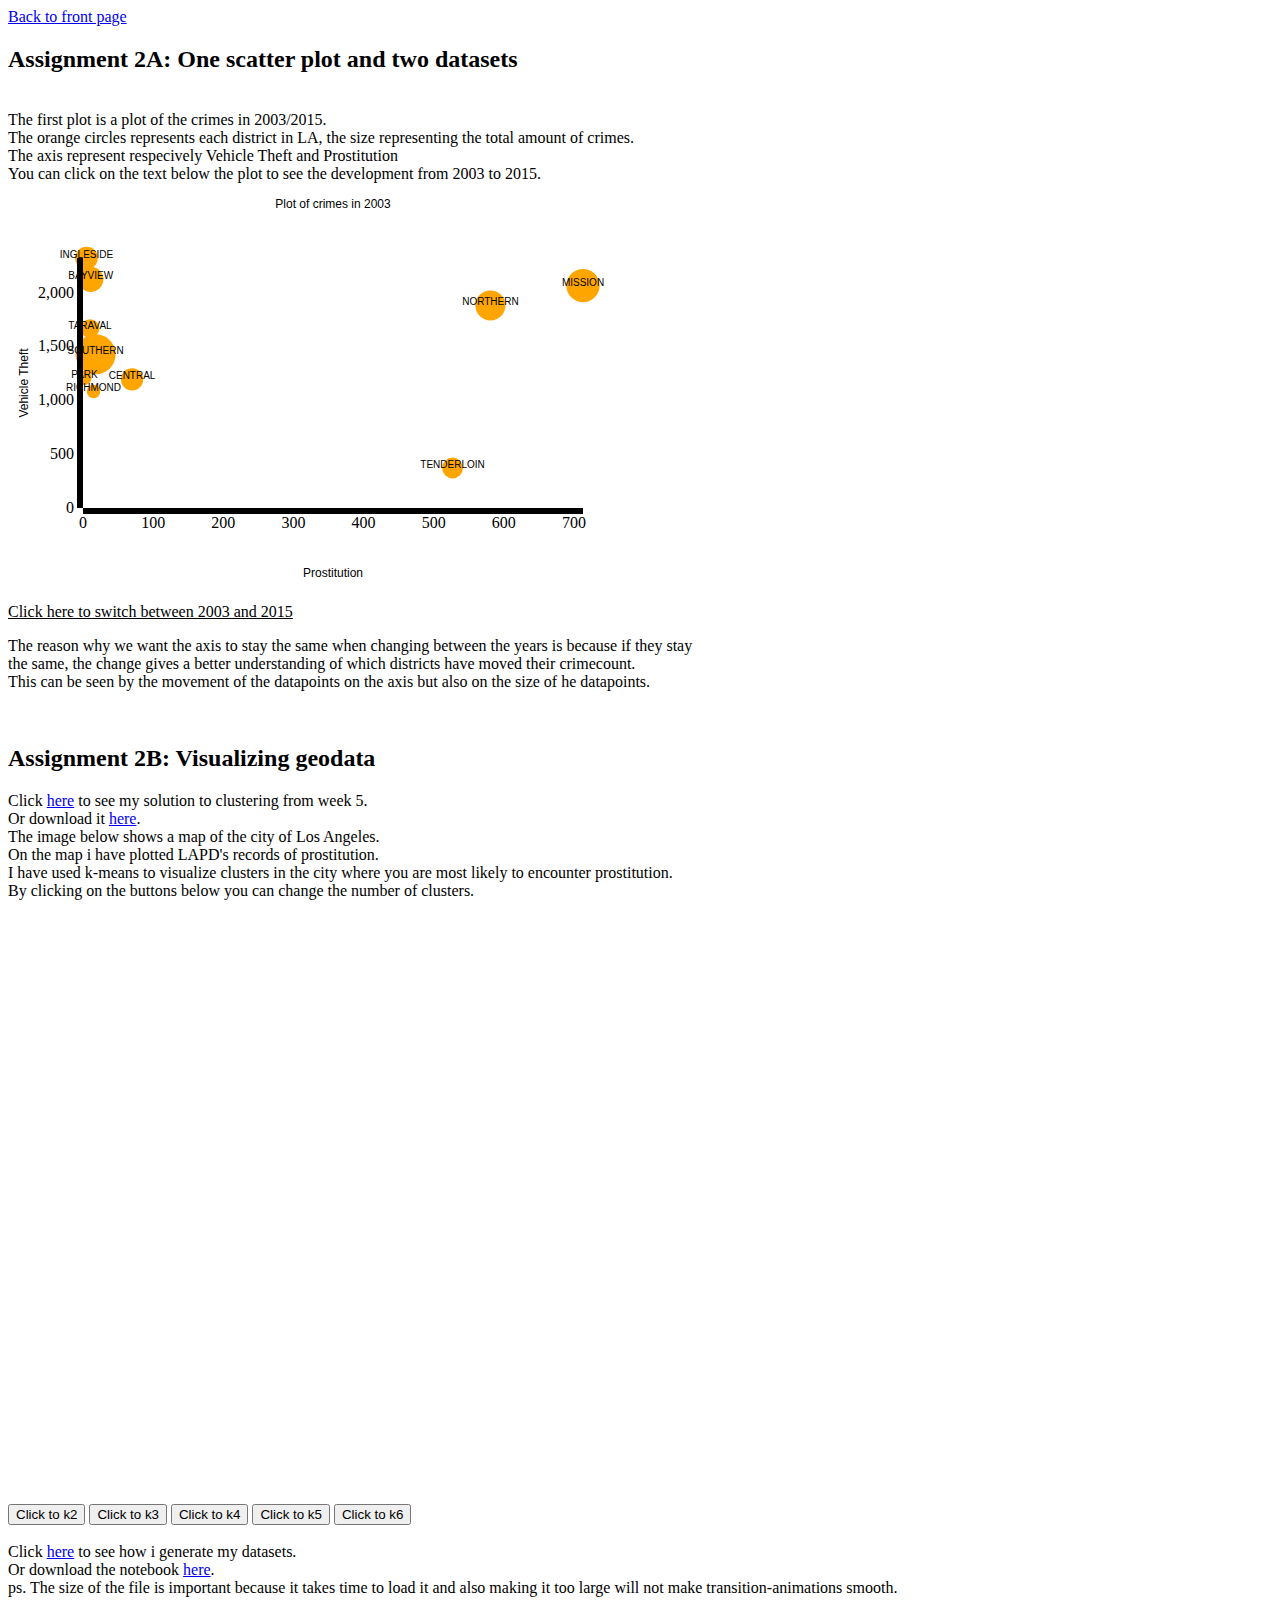
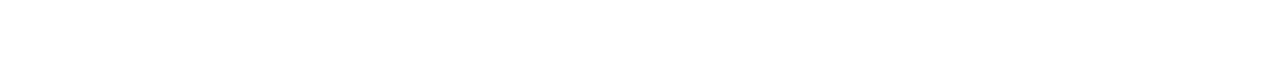
<file: assignment2/index.html>
<!DOCTYPE html>
<html>
	<head>
		<meta charset="utf-8">
		<title>Assignment 2</title>
		<script type="text/javascript" src="d3/d3.js"></script>
		<link rel="stylesheet" href="style.css">
	</head>
<body>
	<a href="http://s127755.github.io">Back to front page</a><br>

	<h2>Assignment 2A: One scatter plot and two datasets</h2> <br>
	The first plot is a plot of the crimes in 2003/2015. <br>
	The orange circles represents each district in LA, the size representing the total amount of crimes.<br>
	The axis represent respecively Vehicle Theft and Prostitution <br>
	You can click on the text below the plot to see the development from 2003 to 2015.<br>
	<div id="id2a"></div>
	<script type="text/javascript">
		
		var w = 650;
		var h = 400;
		var padding = 75;
		
		var scaleX;
		var scaleY;
		var rScale;
		
		var svg = d3.select("#id2a")
				.append("svg")
				.attr("width", w)
				.attr("height", h);
	
		var dataset;
		var dataset2015;
		d3.json("data2003.json", function(json) {
			dataset = json;
			createPlot();
		});
		
		d3.json("data2015.json", function(json) {
			dataset2015 = json;
		});
		
		
		function createPlot(){
				
			scaleX = d3.scale.linear()
						.domain([0, d3.max(dataset, function(d){ return d["P"]; })])
						.range([padding, w-padding]);
			scaleY = d3.scale.linear()
						.domain([0, d3.max(dataset, function(d){ return d["V"]; })])
						.range([h-padding, padding]);
			rScale = d3.scale.linear()
						 .domain([0, d3.max(dataset, function(d) { return d["Total"]; })])
						 .range([1, 20]);
				  
			svg.selectAll("circle")
				.data(dataset)
				.enter()
				.append("circle")
				.attr({
					cx: function(d){return scaleX(d["P"]);},
					cy: function(d){return scaleY(d["V"]);},
					r:  function(d) { return rScale(d["Total"]);},
					fill: function(d) { return "orange";}
				});
			svg.selectAll("text")
				.data(dataset)
				.enter()
				.append("text")
				.text(function(d){return d["District"]; })
				.attr("x", function(d) { return scaleX(d["P"]); })
				.attr("y", function(d) { return scaleY(d["V"]); })
				.attr("font-family", "sans-serif")
				.attr("font-size", "10px")
				.attr("text-anchor", "middle")
				.attr("class", "district")
				.attr("fill", "black");
			
			svg.append("text")
				.attr("class", "x label")
				.attr("text-anchor", "middle")
				.attr("x", w/2)
				.attr("y", h - 6)
				.attr("font-family", "sans-serif")
				.attr("font-size", "12px")
				.text("Prostitution");
				
			svg.append("text")
				.attr("class", "y label")
				.attr("text-anchor", "middle")
				.attr("y", 20)
				.attr("x", -(h/2))
				.attr("font-family", "sans-serif")
				.attr("font-size", "12px")
				.attr("transform", "rotate(-90)")
				.text("Vehicle Theft");
			
			svg.append("text")
				.attr("class", "year")
				.attr("text-anchor", "middle")
				.attr("x", w/2)
				.attr("y", 25)
				.attr("font-family", "sans-serif")
				.attr("font-size", "12px")
				.text("Plot of crimes in 2003");
			
			var xAxis = d3.svg.axis()
					  .scale(scaleX)
					  .ticks(8)
					  .orient("bottom");
			var yAxis = d3.svg.axis()
					  .scale(scaleY)
					  .ticks(8)
					  .orient("left");
			svg.append("g")
				.attr("class", "axis")
				.attr("transform", "translate(0," + (h - padding) + ")")
				.call(xAxis);
			svg.append("g")
				.attr("class", "axis")
				.attr("transform", "translate("+padding+",0)")
				.call(yAxis);
			
		}
	
	</script>
	<p id="ass2abutton"><u>Click here to switch between 2003 and 2015</u></p>
	
	
	<script type="text/javascript">
		var isShowing2003 = true;
		
		
		d3.select("#ass2abutton")
			.on("click", function() {
				if(isShowing2003){
					console.log("isShowing2015")
					isShowing2003 = false;
					svg.selectAll("circle")
						.data(dataset2015)
						.transition()
						.duration(1000)
						.attr({
						cx: function(d){return scaleX(d["P"]);},
						cy: function(d){return scaleY(d["V"]);},
						r:  function(d) { return rScale(d["Total"]);}
					});
					
					svg.selectAll(".district")
						.data(dataset2015)
						.transition()
						.duration(1000)
						.attr("x", function(d) { return scaleX(d["P"]); })
						.attr("y", function(d) { return scaleY(d["V"]); });
						
					svg.select(".year")
						.text("Plot of crimes in 2015");
				
				} else {
					console.log("isShowing2003")
					isShowing2003 = true;
					svg.selectAll("circle")
						.data(dataset)
						.transition()
						.duration(1000)
						.attr({
						cx: function(d){return scaleX(d["P"]);},
						cy: function(d){return scaleY(d["V"]);},
						r:  function(d) { return rScale(d["Total"]);}
					});
					
					svg.selectAll(".district")
						.data(dataset)
						.transition()
						.duration(1000)
						.attr("x", function(d) { return scaleX(d["P"]); })
						.attr("y", function(d) { return scaleY(d["V"]); });
						
						
					svg.select(".year")
						.text("Plot of crimes in 2003");
				}
				
			   
			});
	</script>
	
	
	<p>The reason why we want the axis to stay the same when changing between the years is because if they stay </br>the same, the change gives a better understanding of which districts have moved their crimecount. </br> This can be seen by the movement of the datapoints on the axis but also on the size of he datapoints.</p>
	
<br/>

<h2>Assignment 2B: Visualizing geodata</h2> 
Click <a href="http://nbviewer.jupyter.org/url/s127755.github.io/assignment2/Assignment2_Week5_Clustering.ipynb">here</a> to see my solution to clustering from week 5. <br>
Or download it <a href="http://s127755.github.io/assignment2/Assignment2_Week5_Clustering.ipynb">here</a>.
<br>
The image below shows a map of the city of Los Angeles. <br>
On the map i have plotted LAPD's records of prostitution. <br>
I have used k-means to visualize clusters in the city where you are most likely to encounter prostitution.<br>
By clicking on the buttons below you can change the number of clusters.<br>


	<div id="id2b"></div>
	<script type="text/javascript">


		//Width and height
		var w2 = 600;
		var h2 = 600;

		var numkmeans = 0;
		var colors = ["rgb(218, 124, 48)", 
					"rgb(62, 150, 81)", 
					"rgb(204, 37, 41)", 
					"rgb(107, 76, 156)", 
					"rgb(83, 81, 84)", 
					"rgb(148, 139, 61)"]


	    var svg2 = d3.select("#id2b")
					.append("svg")
					.attr("width", w2)
					.attr("height", h2);

		//var path = d3.geo.path();

		// Create a unit projection.
		var projection = d3.geo.albers()
		    .scale(1)
		    .translate([0, 0]);

		// Create a path generator.
		var path = d3.geo.path()
		    .projection(projection);

		var kmeansdata;

		d3.json("https://raw.githubusercontent.com/suneman/socialdataanalysis2017/master/files/sfpddistricts.geojson", function(json) {
		//d3.json("us-states.json", function(json) {

			// Compute the bounds of a feature of interest, then derive scale & translate.
			var b = path.bounds(json),
			    s = .99 / Math.max((b[1][0] - b[0][0]) / w2, (b[1][1] - b[0][1]) / h2),
			    t = [(w2 - s * (b[1][0] + b[0][0])) / 2, (h2 - s * (b[1][1] + b[0][1])) / 2];

			// Update the projection to use computed scale & translate.
			projection
			    .scale(s)
			    .translate(t);

			svg2.selectAll("path")
			   .data(json.features)
			   .enter()
			   .append("path")
			   .attr("d", path)
			   .style("fill", "rgb(0, 100, 200)");

			d3.json("kmeansData.json", function(json) {
				kmeansdata = json['kMeans'];
				insert_kmeans(2, json['points']);
			});
		});



		function square_distance(p1, p2){
			return Math.pow(p1[0] - p2[0], 2) + Math.pow(p1[1] - p2[1], 2)
		}

		function insert_kmeans(numOfkMeans, allPoints){
				//inserting the points
				svg2.selectAll("circle.points")
			           .data(allPoints)
			           .enter()
			           .append("circle")
			           .attr("class", "points")
			           .attr("cx", function(d) {
			           		return projection([d[0], d[1]])[0];
			           })
			           .attr("cy", function(d) {
			                return projection([d[0], d[1]])[1];
			           })
			           .attr("r", 2)
			           .style("fill", function(d){
							numberClosest = 0;
			           		closestDist = 1000;
			           		for (i = 0; i < kmeansdata[numOfkMeans-2].length; i++){
			           			dist = square_distance(kmeansdata[numOfkMeans-2][i], d)
			           			if(dist < closestDist){
			           				numberClosest = i;
			           				closestDist = dist;
			           			}
			           		}
			           		return colors[numberClosest];

			           })
			           .style("opacity", 0.8);

			    //Creating the means
			    var kColorNumber = -1;
				svg2.selectAll("circle.means")
			           .data(kmeansdata[numOfkMeans-2])
			           .enter()
			           .append("circle")
			           .attr("class", "means")
			           .attr("cx", function(d) {
			           		return projection([d[0], d[1]])[0];
			           })
			           .attr("cy", function(d) {
			                return projection([d[0], d[1]])[1];
			           })
			           .attr("r", 10)
			           .style("stroke", "black").attr("stroke-width", 3)
			           .style("fill", function(d){
			           		kColorNumber = kColorNumber + 1;
			           		return colors[kColorNumber]
			           	})
			           .style("opacity", 1);

		}

		function change_kmeans(numOfkMeans){
						//inserting the points
						svg2.selectAll("circle.points")
					           .style("fill", function(d){
									numberClosest = 0;
					           		closestDist = 1000;
					           		for (i = 0; i < kmeansdata[numOfkMeans-2].length; i++){
					           			dist = square_distance(kmeansdata[numOfkMeans-2][i], d)
					           			if(dist < closestDist){
					           				numberClosest = i;
					           				closestDist = dist;
					           			}
					           		}
					           		return colors[numberClosest];

					           });

					    //Creating the means
					    var kColorNumber = -1;
						svg2.selectAll("circle.means").remove();
						svg2.selectAll("circle.means")
					           .data(kmeansdata[numOfkMeans-2])
					           .enter()
					           .append("circle")
					           .attr("class", "means")
					           .attr("cx", function(d) {
					           		return projection([d[0], d[1]])[0];
					           })
					           .attr("cy", function(d) {
					                return projection([d[0], d[1]])[1];
					           })
					           .attr("r", 10)
					           .style("stroke", "black").attr("stroke-width", 3)
					           .style("fill", function(d){
					           		kColorNumber = kColorNumber + 1;
					           		return colors[kColorNumber]
					           	})
					           .style("opacity", 1);

		}

	</script>

<button type="button" id="k2">Click to k2</button>
<button type="button" id="k3">Click to k3</button>
<button type="button" id="k4">Click to k4</button>
<button type="button" id="k5">Click to k5</button>
<button type="button" id="k6">Click to k6</button>

<script type="text/javascript">
	
		var isShowing = 2;
		d3.select("#k2")
					.on("click", function() {
						if(isShowing != 2){
							change_kmeans(2)
							isShowing = 2;
						}
					});
		d3.select("#k3")
					.on("click", function() {
						if(isShowing != 3){
							change_kmeans(3)
							isShowing = 3;
						}
					});
		d3.select("#k4")
					.on("click", function() {
						if(isShowing != 4){
							change_kmeans(4)
							isShowing = 4;
						}
					});
		d3.select("#k5")
					.on("click", function() {
						if(isShowing != 5){
							change_kmeans(5)
							isShowing = 5;
						}
					});
		d3.select("#k6")
					.on("click", function() {
						if(isShowing != 6){
							change_kmeans(6)
							isShowing = 6;
						}
					});

</script>

<br>
<br>

Click <a href="http://nbviewer.jupyter.org/url/s127755.github.io/assignment2/Assignment2_datasets.ipynb">here</a> to see how i generate my datasets. <br>
Or download the notebook <a href="http://s127755.github.io/assignment2/Assignment2_datasets.ipynb">here</a>.
<br>
ps. The size of the file is important because it takes time to load it and also making it too large will not make transition-animations smooth.
<br>
<br>
<br>
<br>
</body>
</html>
</file>
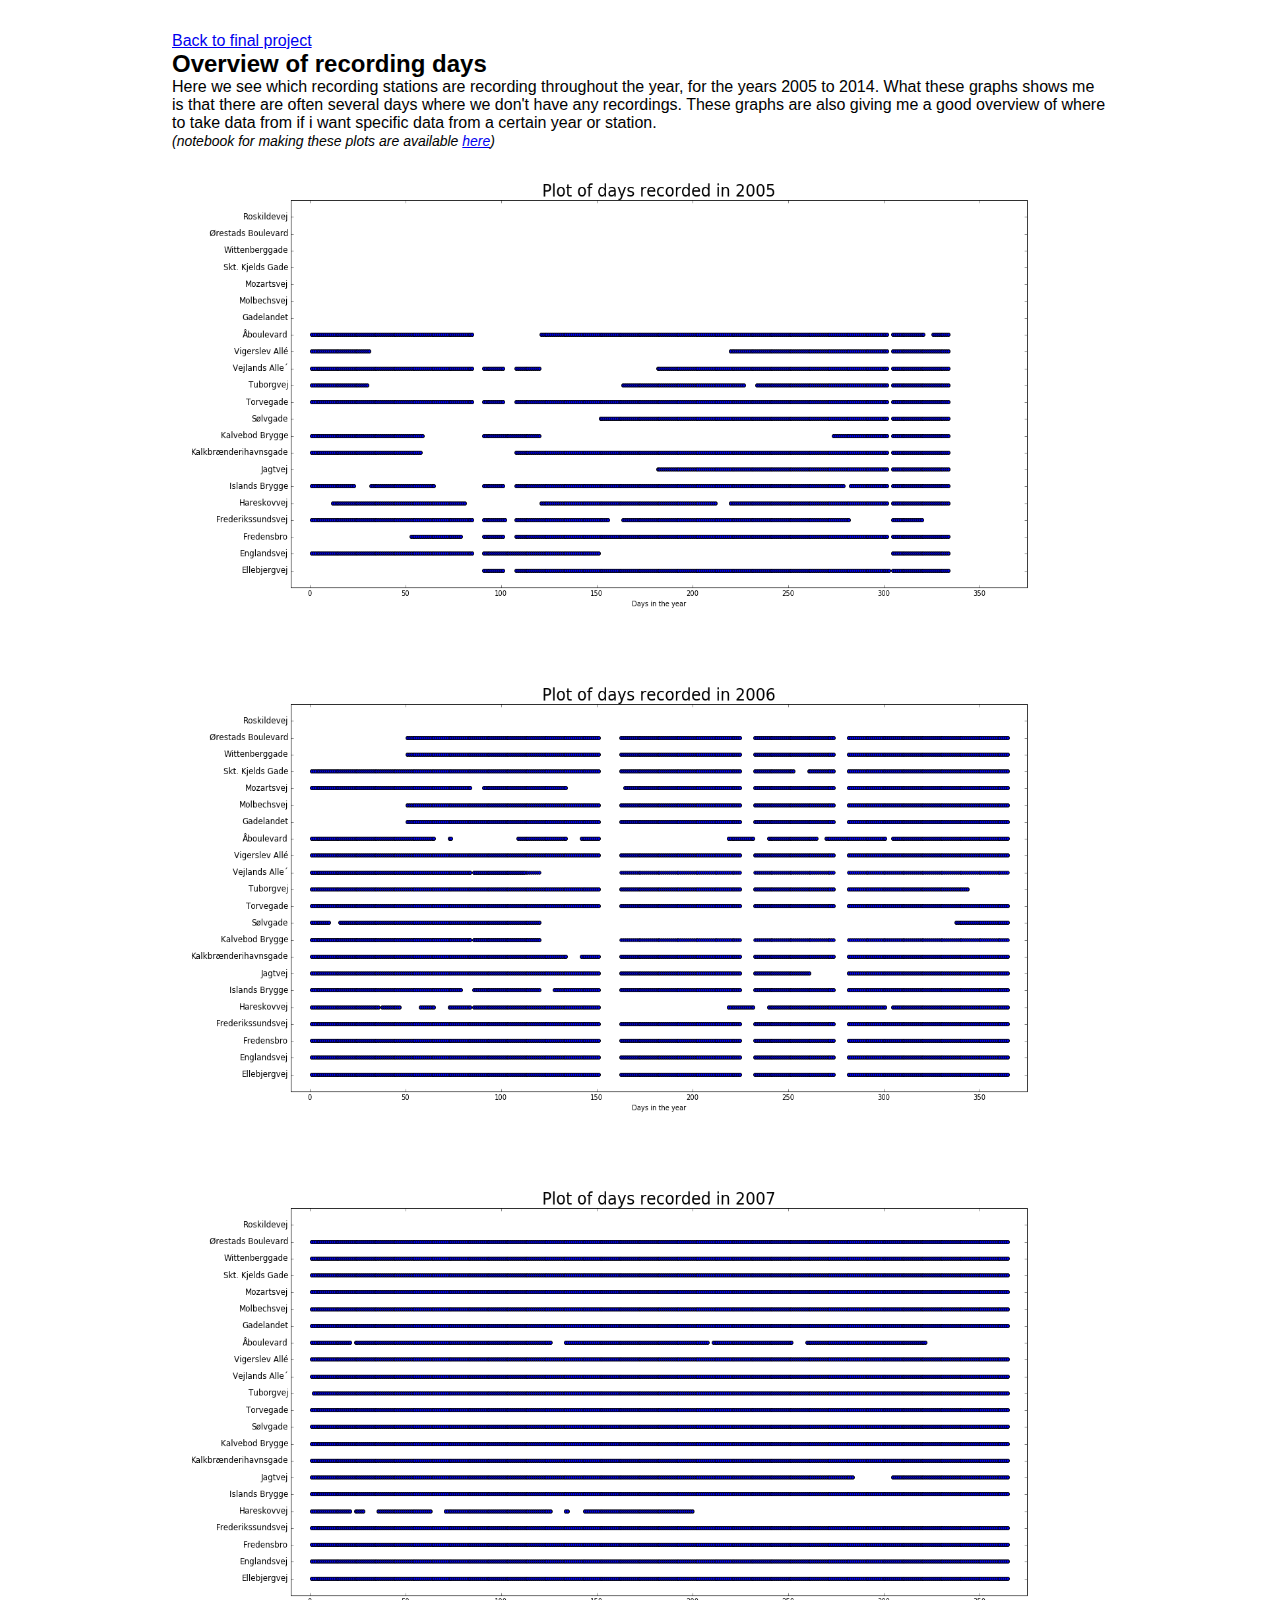
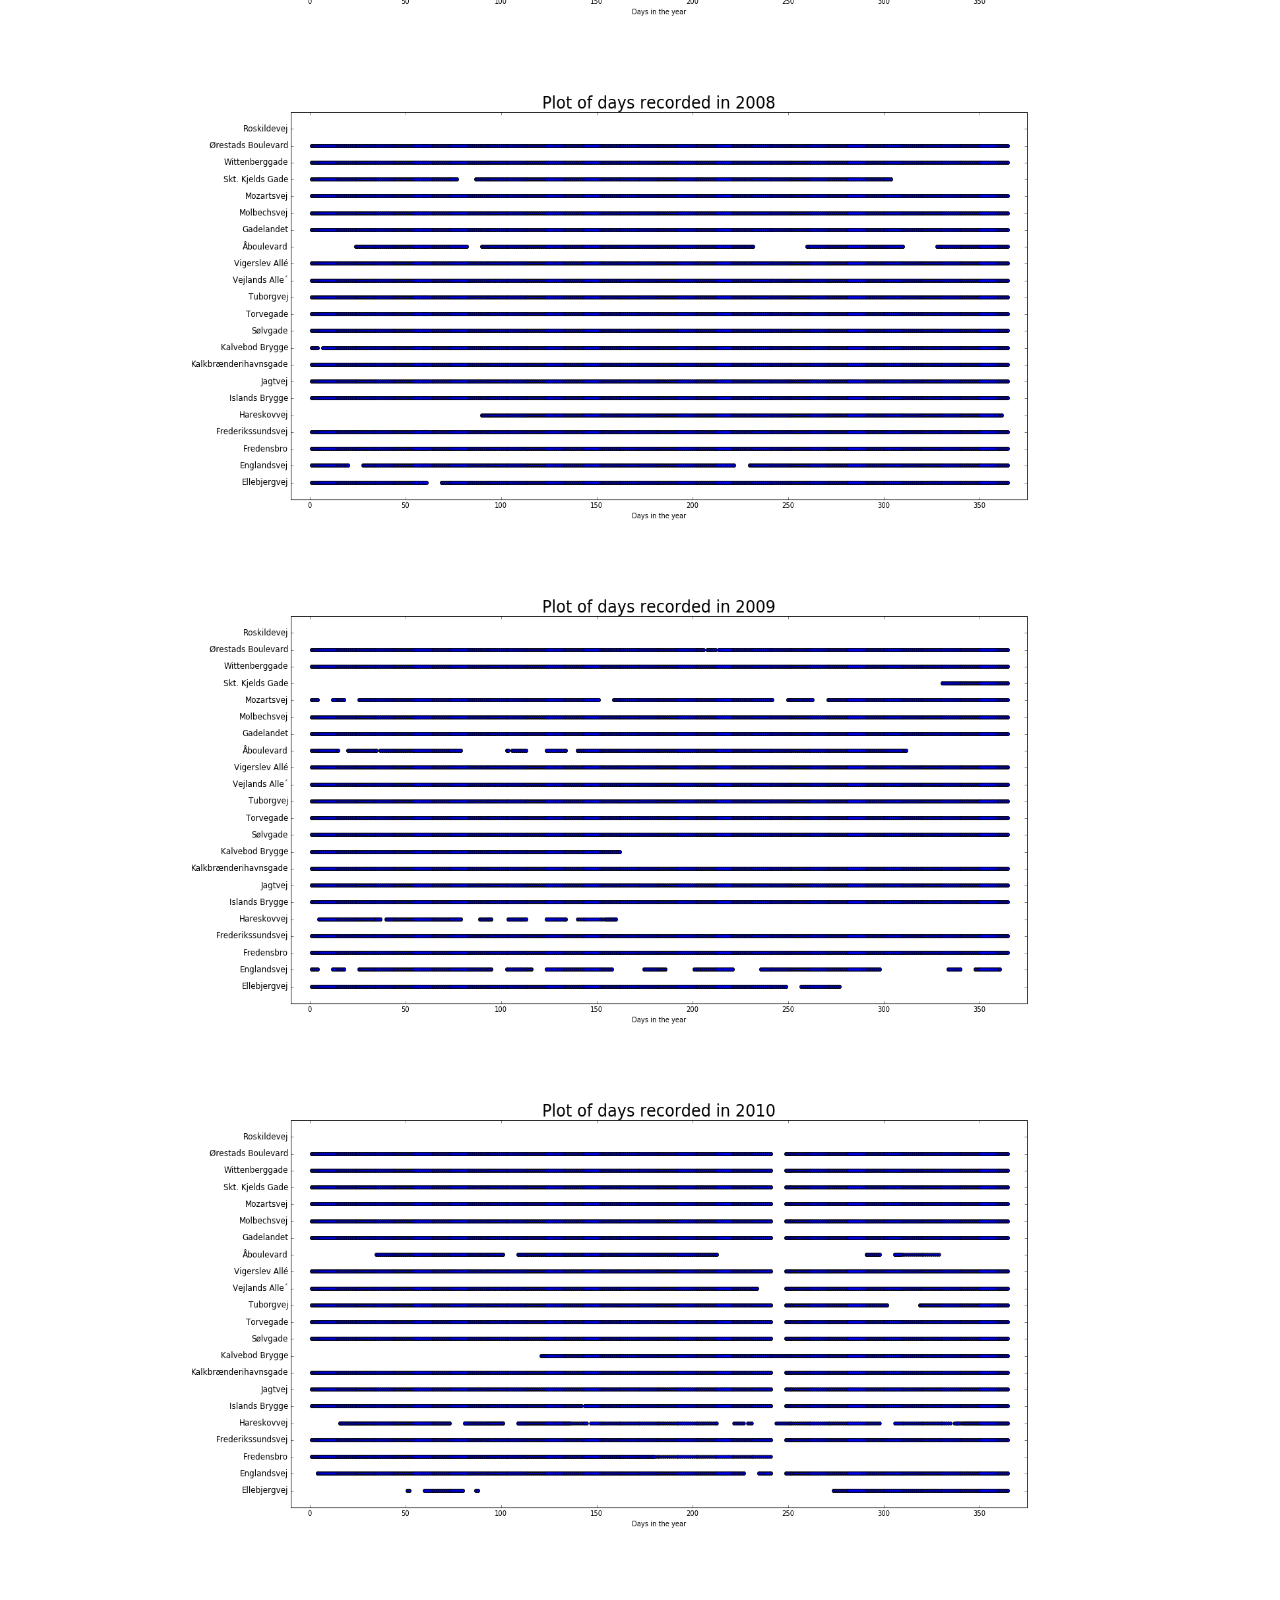
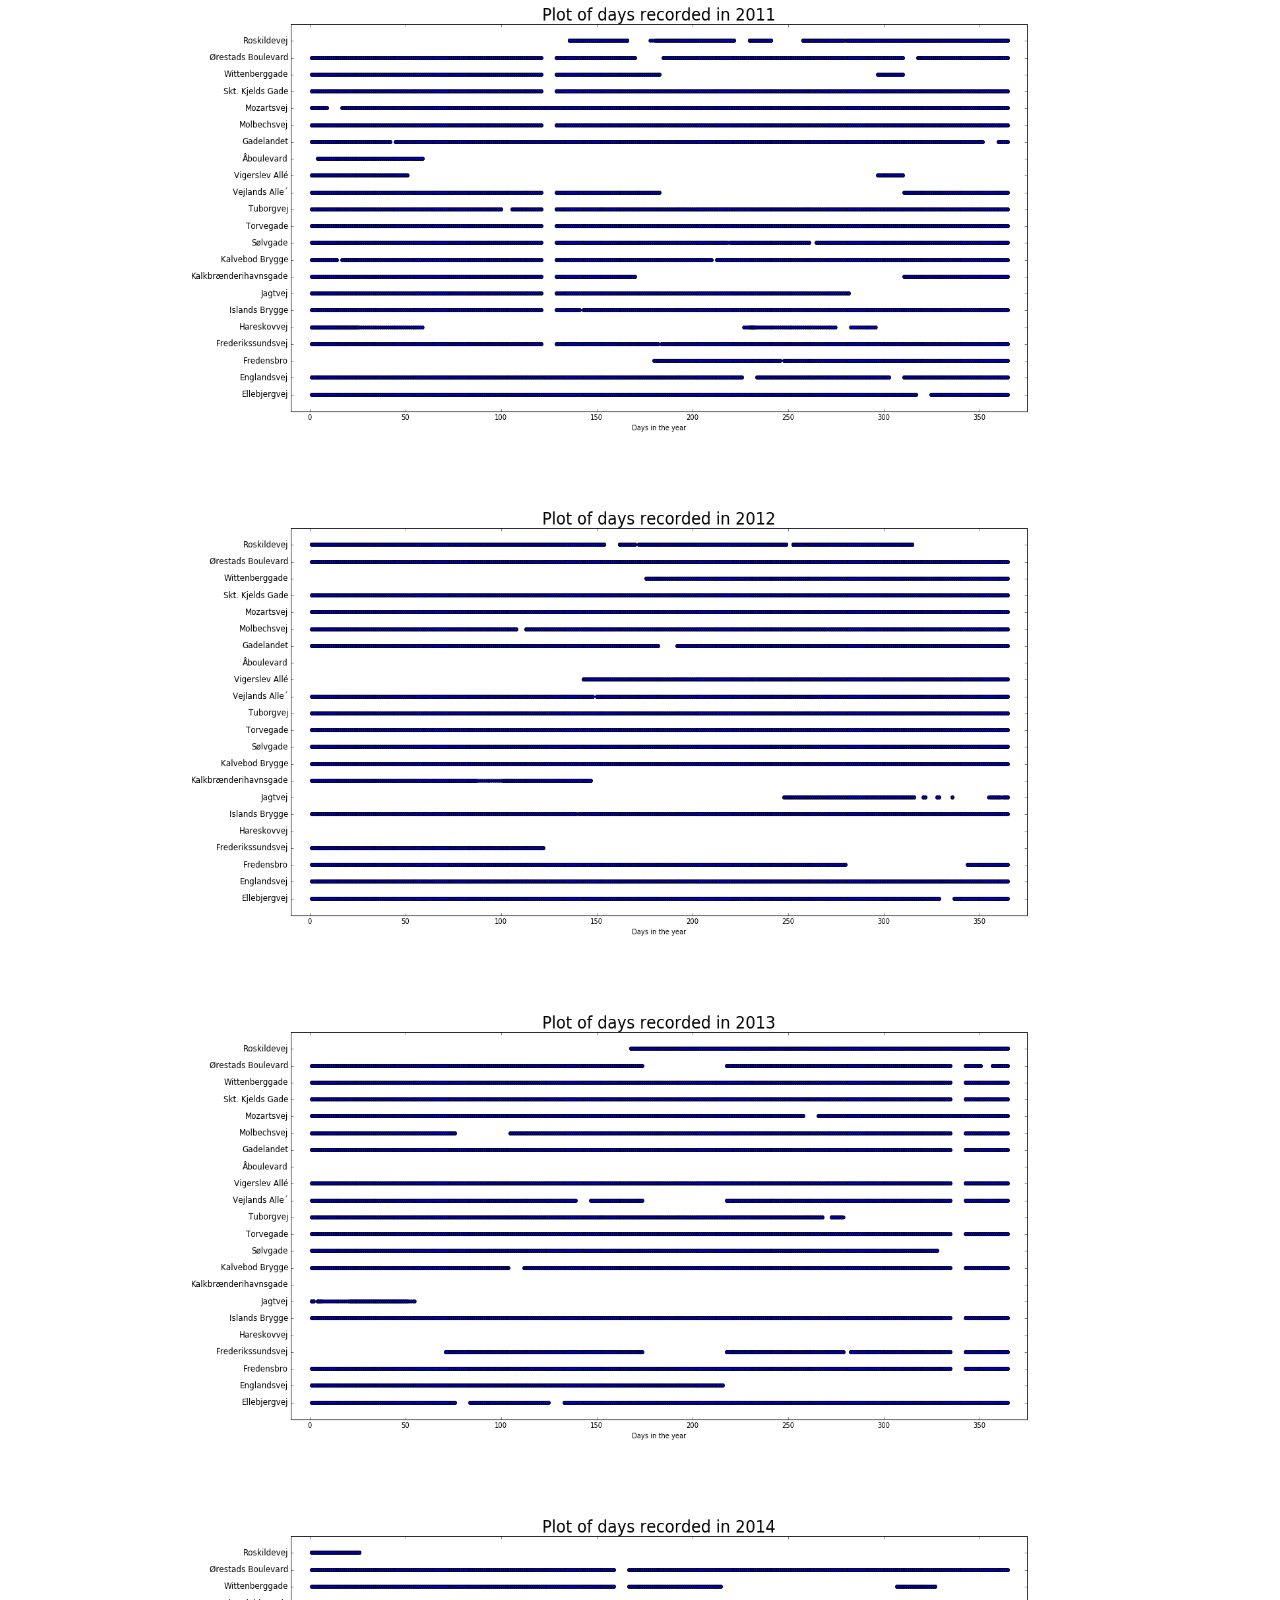
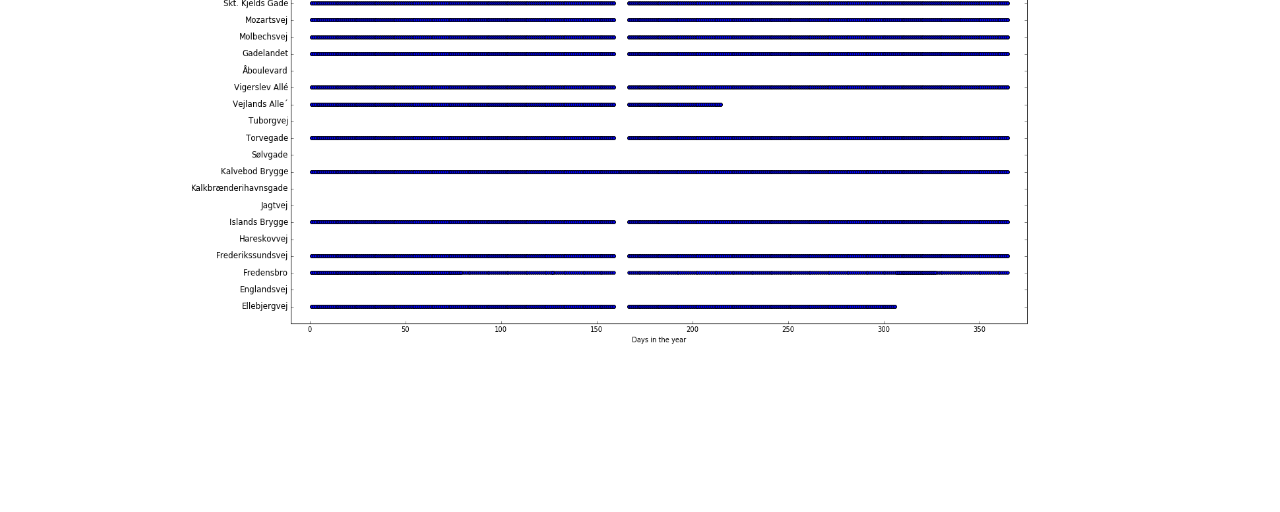
<file: final/recordingdays/index.html>
<!DOCTYPE html>
<html>
	<head>
		<meta charset="utf-8">
		<title>Social data analysis and visualization (02806)</title>
		<link rel="stylesheet" href="../style.css">
	</head>
	<body>
		<div class="bg-standard">
			<div class="content">

					<a href="http://s127755.github.io/final">Back to final project</a>

					<h2>Overview of recording days</h2> 
					Here we see which recording stations are recording throughout the year, for the years 2005 to 2014. What these graphs shows me is that there are often several days where we don't have any recordings. 
					These graphs are also giving me a good overview of where to take data from if i want specific data from a certain year or station. 
					<br><i>(notebook for making these plots are available <a href="http://nbviewer.jupyter.org/url/s127755.github.io/final/recordingdays/Recording-days-lookthrough.ipynb">here</a>)</i><br>


					<img src="../images/recording_days_2005.png" alt="2005"><br>
					<img src="../images/recording_days_2006.png" alt="2006"><br>
					<img src="../images/recording_days_2007.png" alt="2007"><br>
					<img src="../images/recording_days_2008.png" alt="2008"><br>
					<img src="../images/recording_days_2009.png" alt="2009"><br>
					<img src="../images/recording_days_2010.png" alt="2010"><br>
					<img src="../images/recording_days_2011.png" alt="2011"><br>
					<img src="../images/recording_days_2012.png" alt="2012"><br>
					<img src="../images/recording_days_2013.png" alt="2013"><br>
					<img src="../images/recording_days_2014.png" alt="2014"><br>


					<br>
					<br><br><br><br>
			</div>
		</div>
	</body>
</html>
</file>
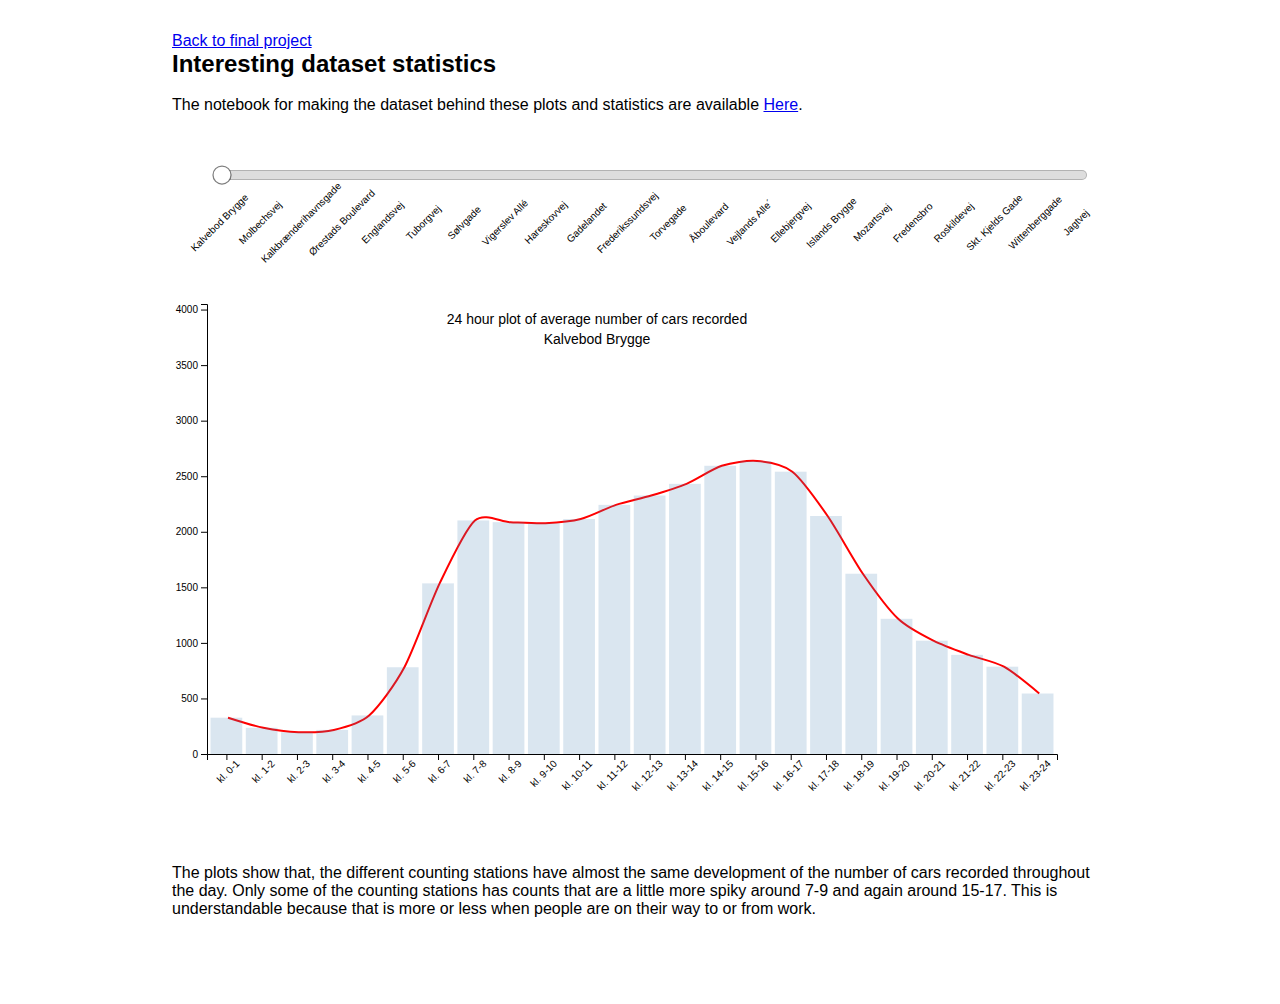
<file: final/statistics/index.html>
<!DOCTYPE html>
<html>
	<head>
		<meta charset="utf-8">
		<title>Social data analysis and visualization (02806)</title>
		<script type="text/javascript" src="../d3new/d3.js"></script>
		<link rel="stylesheet" href="../style.css">
	</head>
	<body>
		<div class="bg-standard">
			<div class="content">

					<a href="http://s127755.github.io/final">Back to final project</a>

					<h2>Interesting dataset statistics</h2> 
					<br>
					The notebook for making the dataset behind these plots and statistics are available <a href="http://nbviewer.jupyter.org/url/s127755.github.io/final/statistics/statistics.ipynb">Here</a>.<br>

					<br><br>

					<svg id="idSlider" width="960" height="150"></svg>
					


					<div id="idplot1"></div>
					<script type="text/javascript">
						
						var w = 850;
						var h = 450;
						var padding = 35;
						var maxYValue = 4050;
						var scaleY = d3.scaleLinear()
									.domain([0, maxYValue])
									.range([h, 0]);
						var scaleXBand;
						var svg = d3.select("#idplot1")
								.append("svg")
								.attr("width", w+padding+padding)
								.attr("height", h+padding+padding);


						var yvalues = [];
						var xvalues = [];
						var mLine;

						var dataset;
						d3.json("trafficDataStatistics.json", function(json) {
							dataset = json;
							createPlot(0);
							initSlider();
						});
						
						
						function createPlot(streetNum){
							var chosenStreet = dataset[streetNum];
							for (var i in chosenStreet['avg_day']){
								xvalues.push(i);
								yvalues.push(chosenStreet['avg_day'][i]);
							}
							

							scaleXBand = d3.scaleBand()
									.domain(xvalues)
							        .range([padding, w + padding])
							        .padding(0.1);

							//Making the line
							mLine = d3.line()
					                   .x(function(d) { return scaleXBand(d)+padding/2; })
					                   .y(function(d) { return scaleY(yvalues[d]); })
					                   .curve(d3.curveCardinal.tension(0.2)); 

							svg.append('path')
						    	.attr("class", "redpath")
							    .attr("d", mLine(xvalues))
							    .attr("stroke", "red")
							    .attr("stroke-width", 2)
							    .attr("fill", "none");

							  //Add the barchart
							svg.selectAll(".bar")
							    .data(xvalues)
							    .enter().append("rect")
							    .attr("opacity", 0.2)
							    .attr("fill", "steelblue")
							    .attr("width", scaleXBand.bandwidth())
							    .attr("height", function(d) { return h - scaleY(yvalues[d]); })
							    .attr("x", function(d) { return scaleXBand(d); })
							    .attr("y", function(d) { return scaleY(yvalues[d]); });


							var xAxis = d3.axisBottom()
									.scale(scaleXBand)
									.tickFormat(function (d) { return 'kl. ' + d + '-' + (parseInt(d)+1); })
									.ticks(23);
							var yAxis = d3.axisLeft()
									.tickFormat(function (d) { return d; })
									.scale(scaleY)
									.ticks(8);

							svg.append("g")
								.attr("transform", "translate(0," + h + ")")
								.call(xAxis)
								.selectAll("text")	
						            .style("text-anchor", "end")
						            .attr("dx", ".2em")
						            .attr("dy", ".8em")
						            .attr("transform", function(d) {
						                return "rotate(-45)" 
						                });

							svg.append("g")
								.attr("transform", "translate("+padding+",0)")
								.call(yAxis);


							myText = svg.append("text")
							        .attr("x", (w / 2))             
							        .attr("y", 40)
							        .attr("text-anchor", "middle")  
							        .style("font-size", "14px") 
							        .text(function (d){ 
							        	return dataset[0]['street']; 
							        });

							svg.append("text")
							        .attr("x", (w / 2))             
							        .attr("y", 20)
							        .attr("text-anchor", "middle")  
							        .style("font-size", "14px") 
							        .text("24 hour plot of average number of cars recorded");

						}

						function changePlot(streetNum){
							var chosenStreet = dataset[streetNum];
							yvalues = [];
							xvalues = [];
							for (var i in chosenStreet['avg_day']){
								xvalues.push(i);
								yvalues.push(chosenStreet['avg_day'][i]);
							}

							svg.selectAll(".redpath")
								.transition()
								.duration(1000)
							    .attr("d", mLine(xvalues));


						    svg.selectAll("rect")
								.data(xvalues)
								.transition()
								.duration(1000)
							    .attr("width", scaleXBand.bandwidth())
							    .attr("height", function(d) { return h - scaleY(yvalues[d]); })
							    .attr("x", function(d) { return scaleXBand(d); })
							    .attr("y", function(d) { return scaleY(yvalues[d]); });

							myText.text(function(d) { return dataset[streetNum]['street'] })
						}
						
					</script>

					<script type="text/javascript">

					var handle;
					var myText;
					var x;
					var slider;

					function initSlider(){
						var svgSlider = d3.select("#idSlider"),
						    margin = {right: 50, left: 50},
						    width = +svgSlider.attr("width") - margin.left - margin.right,
						    height = +svgSlider.attr("height");

						x = d3.scaleLinear()
						    .domain([0, 21])
						    .range([0, width])
						    .clamp(true);

						slider = svgSlider.append("g")
						    .attr("class", "slider")
						    .attr("transform", "translate(" + margin.left + "," + margin.left/2 + ")");

						slider.append("line")
						    .attr("class", "track")
						    .attr("x1", x.range()[0])
						    .attr("x2", x.range()[1])
						  .select(function() { return this.parentNode.appendChild(this.cloneNode(true)); })
						    .attr("class", "track-inset")
						  .select(function() { return this.parentNode.appendChild(this.cloneNode(true)); })
						    .attr("class", "track-overlay")
						    .call(d3.drag()
						        .on("start.interrupt", function() { slider.interrupt(); })
						        .on("start drag", function() { sliderEvent(x.invert(d3.event.x)); }));

						slider.insert("g", ".track-overlay")
						    .attr("class", "ticks")
							.attr("transform", "translate(0," + 50 + ")")
							.selectAll("text")
								.data(x.ticks(22))
								.enter().append("text")
								.attr("x", function(d){
									return x(d/1.42);
								})
								.attr("y", function(d){
									return x(d/1.42);
								})
							    .attr("text-anchor", "middle")
						            .attr("transform", function(d) {
						                return "rotate(-45)" 
						                })
							    .text(function(d) { return dataset[d]['street']; });

						handle = slider.insert("circle", ".track-overlay")
						    .attr("class", "handle")
						    .attr("r", 9);
					}

					function sliderEvent(h) {
					  handle.attr("cx", x(h));
					  changePlot(Math.round(h))
					}

					</script>
					<br><br>
					The plots show that, the different counting stations have almost the same development of the number of cars recorded throughout the day. Only some of the counting stations has counts that are a little more spiky around 7-9 and again around 15-17. This is understandable because that is more or less when people are on their way to or from work. 



					<br><br><br><br>
			</div>
		</div>
	</body>
</html>
</file>
<file: assignment2/style.css>
div.bar {
    display inline-block;
    width 20px;
    height 75px; 
    background-color teal;
	margin-right 2px;
}

svg.rect {
	margin-right 2px;
}

.axis path,
.axis line {
    fill none;
    stroke black;
    shape-rendering crispEdges;
}

.axis text {
    font-family sans-serif;
    font-size 11px;
}
</file>
<file: final/style.css>
* {
        margin: 0;
        padding: 0;
    }

body{
    font-family: arial;
}

div.bg {
    background-color: #f8f8f8;
    max-width: 1000px;
    margin-left: auto;
    margin-right: auto;
}

div.bg-standard {
    max-width: 1000px;
    margin-left: auto;
    margin-right: auto;
}

div.content {
    padding: 32px;
}

i {
    font-size: 14px;
}

img {
    height: 500px;
    width: 950px;
}

input[type=range] {
    width: 400px;
}



.ticks {
  font: 10px sans-serif;
}

.track,
.track-inset,
.track-overlay {
  stroke-linecap: round;
}

.track {
  stroke: #000;
  stroke-opacity: 0.3;
  stroke-width: 10px;
}

.track-inset {
  stroke: #ddd;
  stroke-width: 8px;
}

.track-overlay {
  pointer-events: stroke;
  stroke-width: 50px;
  stroke: transparent;
}

.handle {
  fill: #fff;
  stroke: #000;
  stroke-opacity: 0.5;
  stroke-width: 1.25px;
}
</file>
